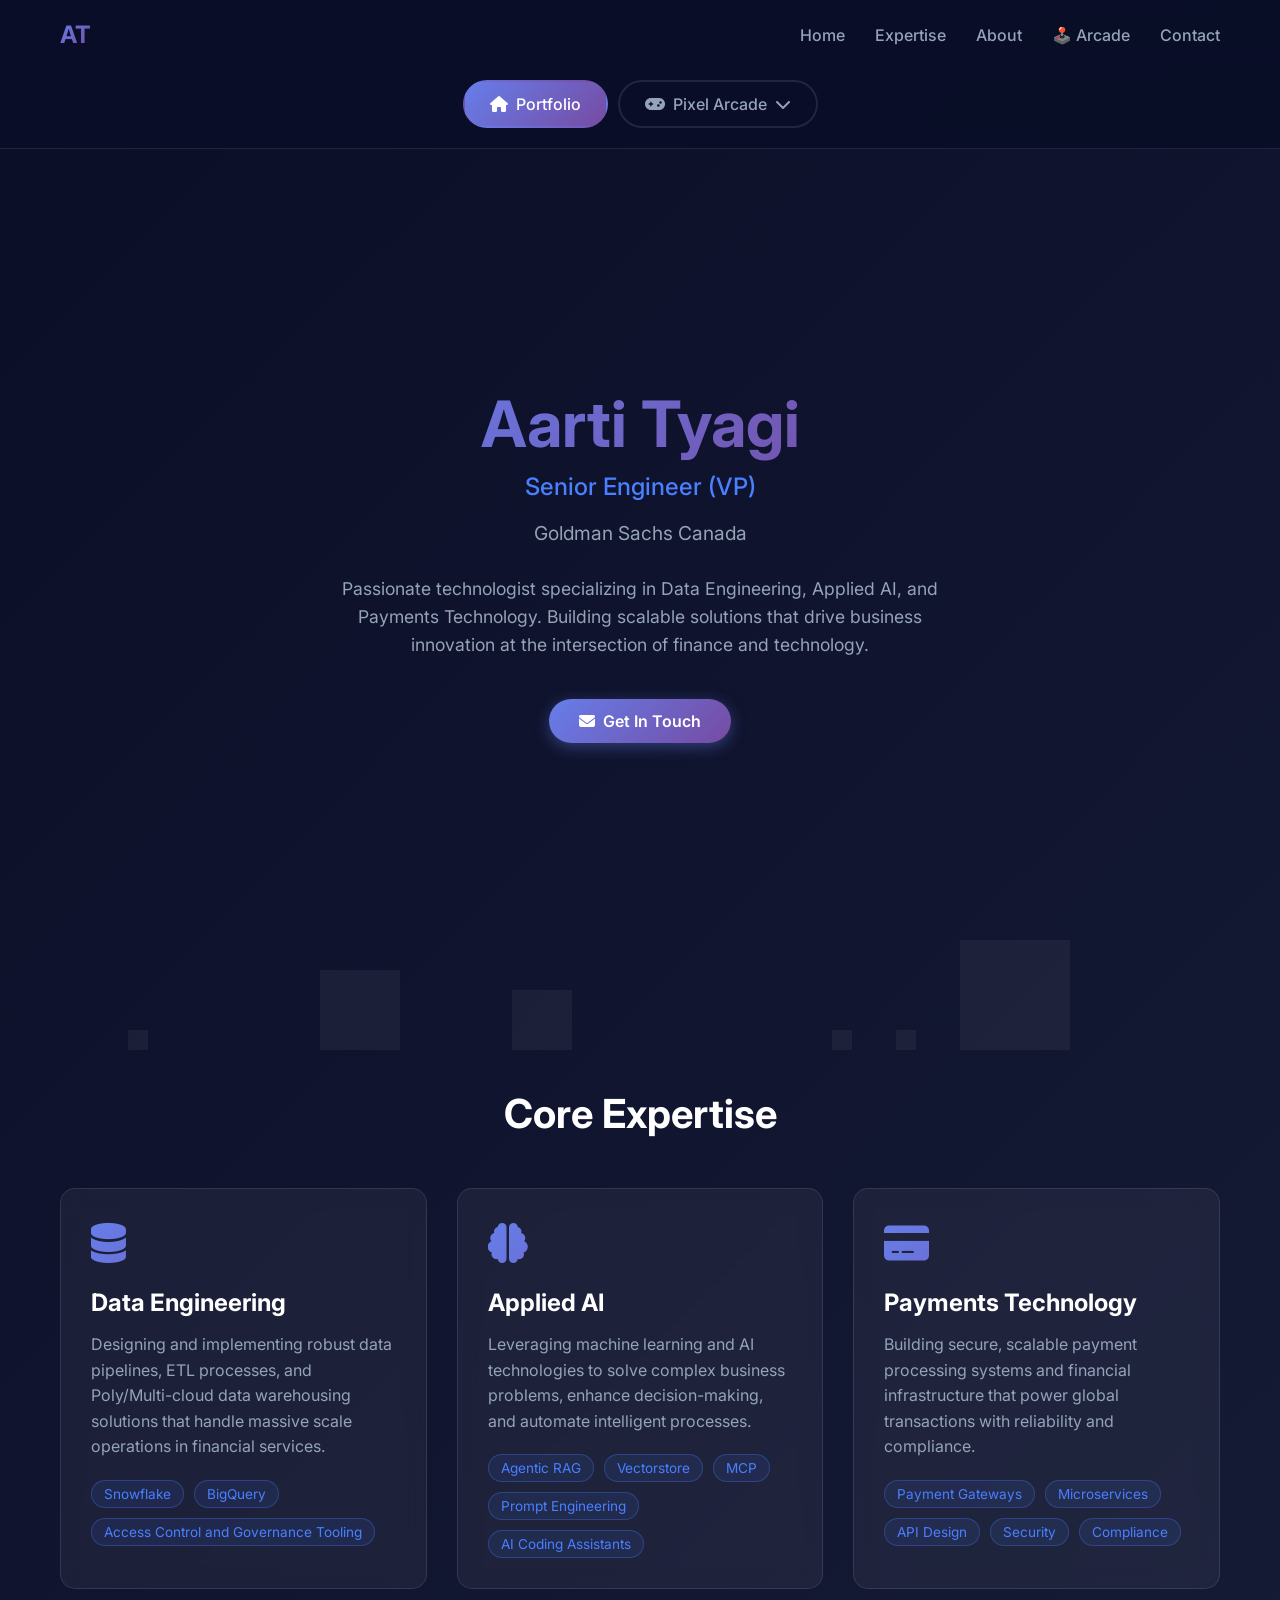
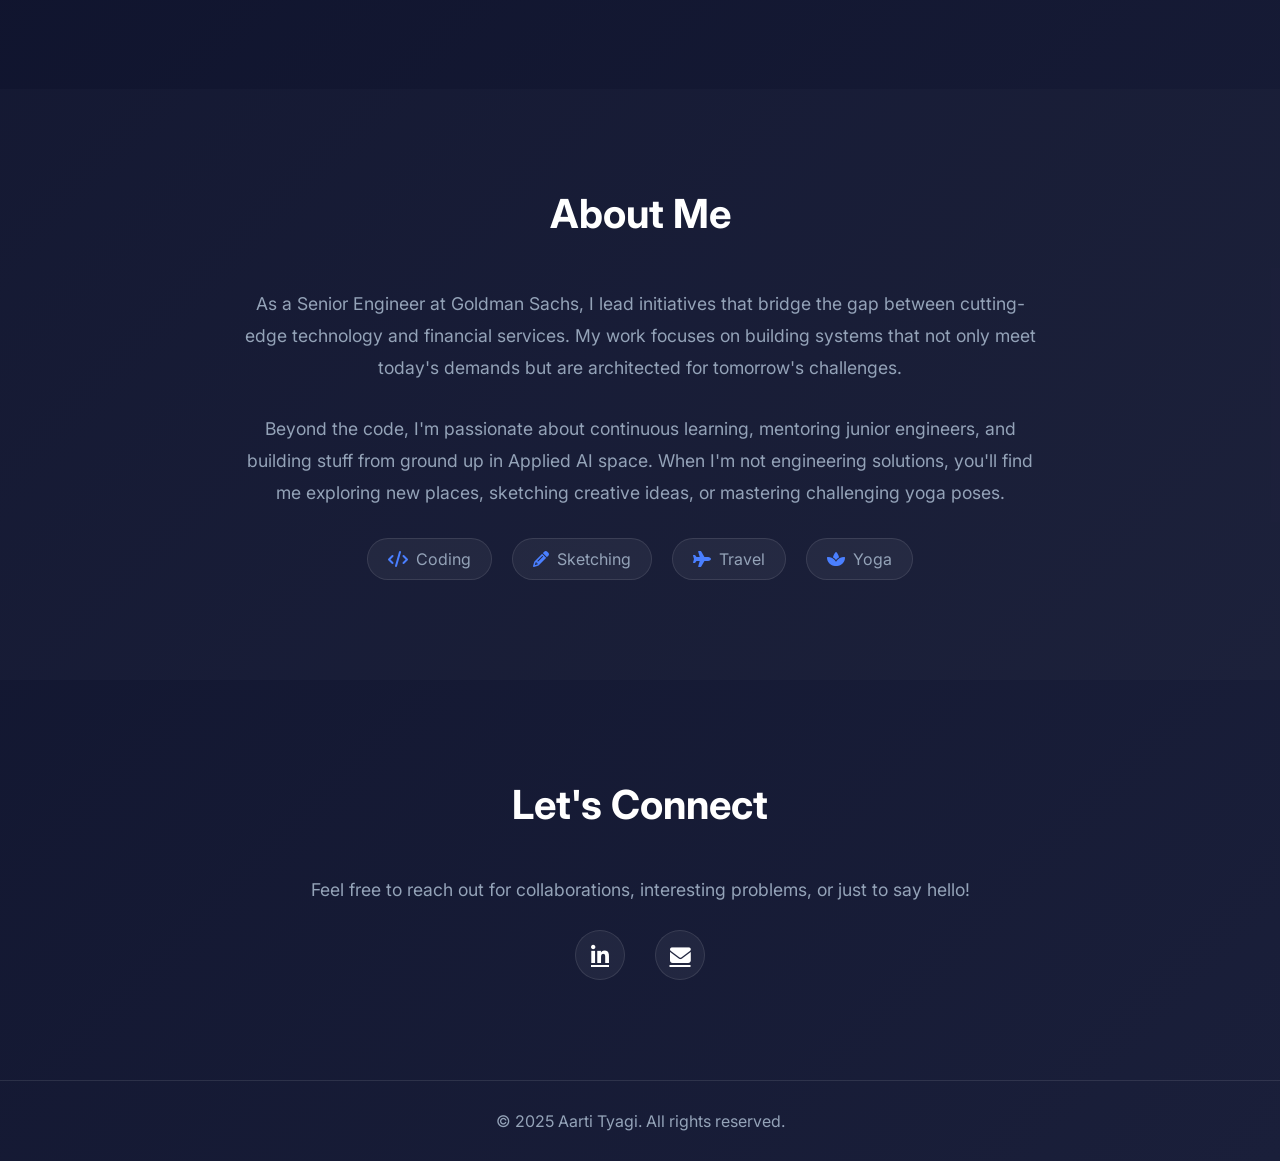
<file: index.html>
<!DOCTYPE html>
<html lang="en">
<head>
    <meta charset="utf-8">
    <meta name="viewport" content="width=device-width, initial-scale=1">
    <meta name="description" content="Aarti Tyagi - Senior Engineer (VP) at Goldman Sachs | Data Engineering, Applied AI, Payments Technology">
    <title>Aarti Tyagi | Senior Engineer</title>
    <link rel="stylesheet" href="https://fonts.googleapis.com/css2?family=Inter:wght@300;400;500;600;700&display=swap">
    <link rel="stylesheet" href="https://cdnjs.cloudflare.com/ajax/libs/font-awesome/6.4.0/css/all.min.css">
    
    <style>
        * {
            margin: 0;
            padding: 0;
            box-sizing: border-box;
        }

        :root {
            --primary-dark: #0a0e27;
            --primary-blue: #4a7fff;
            --accent-purple: #7c3aed;
            --text-primary: #ffffff;
            --text-secondary: #94a3b8;
            --bg-gradient: linear-gradient(135deg, #667eea 0%, #764ba2 100%);
            --card-bg: rgba(255, 255, 255, 0.05);
            --border-color: rgba(255, 255, 255, 0.1);
        }

        body {
            font-family: 'Inter', sans-serif;
            background: linear-gradient(135deg, #0a0e27 0%, #1a1f3a 100%);
            color: var(--text-primary);
            min-height: 100vh;
            overflow-x: hidden;
            position: relative;
        }

        /* Animated background particles */
        .bg-animation {
            position: fixed;
            width: 100%;
            height: 100%;
            top: 0;
            left: 0;
            z-index: 0;
            opacity: 0.5;
        }

        .bg-animation span {
            position: absolute;
            display: block;
            width: 20px;
            height: 20px;
            background: rgba(255, 255, 255, 0.1);
            animation: move 25s linear infinite;
            bottom: -150px;
        }

        .bg-animation span:nth-child(1) {
            left: 25%;
            width: 80px;
            height: 80px;
            animation-delay: 0s;
        }

        .bg-animation span:nth-child(2) {
            left: 10%;
            width: 20px;
            height: 20px;
            animation-delay: 2s;
            animation-duration: 12s;
        }

        .bg-animation span:nth-child(3) {
            left: 70%;
            width: 20px;
            height: 20px;
            animation-delay: 4s;
        }

        .bg-animation span:nth-child(4) {
            left: 40%;
            width: 60px;
            height: 60px;
            animation-delay: 0s;
            animation-duration: 18s;
        }

        .bg-animation span:nth-child(5) {
            left: 65%;
            width: 20px;
            height: 20px;
            animation-delay: 0s;
        }

        .bg-animation span:nth-child(6) {
            left: 75%;
            width: 110px;
            height: 110px;
            animation-delay: 3s;
        }

        @keyframes move {
            0% {
                transform: translateY(0) rotate(0deg);
                opacity: 1;
                border-radius: 0;
            }
            100% {
                transform: translateY(-1000px) rotate(720deg);
                opacity: 0;
                border-radius: 50%;
            }
        }

        .container {
            max-width: 1200px;
            margin: 0 auto;
            padding: 20px;
            position: relative;
            z-index: 1;
        }

        /* Navigation */
        nav {
            position: fixed;
            top: 0;
            width: 100%;
            background: rgba(10, 14, 39, 0.95);
            backdrop-filter: blur(10px);
            z-index: 1000;
            padding: 20px 0;
            transition: all 0.3s ease;
        }

        nav.scrolled {
            padding: 15px 0;
            box-shadow: 0 4px 20px rgba(0, 0, 0, 0.3);
        }

        .nav-container {
            max-width: 1200px;
            margin: 0 auto;
            display: flex;
            justify-content: space-between;
            align-items: center;
            padding: 0 20px;
        }

        .logo {
            font-size: 24px;
            font-weight: 700;
            background: var(--bg-gradient);
            -webkit-background-clip: text;
            -webkit-text-fill-color: transparent;
        }

        .nav-links {
            display: flex;
            gap: 30px;
            list-style: none;
        }

        .nav-links a {
            color: var(--text-secondary);
            text-decoration: none;
            transition: color 0.3s ease;
            font-weight: 500;
        }

        .nav-links a:hover {
            color: var(--primary-blue);
        }

        /* Tab System */
        .tab-container {
            position: relative;
            z-index: 1;
        }

        .tab-nav {
            display: flex;
            justify-content: center;
            gap: 10px;
            padding: 20px;
            background: rgba(10, 14, 39, 0.95);
            backdrop-filter: blur(10px);
            position: sticky;
            top: 60px;
            z-index: 999;
            border-bottom: 1px solid var(--border-color);
        }

        .tab-btn {
            padding: 12px 25px;
            background: transparent;
            border: 2px solid var(--border-color);
            border-radius: 25px;
            color: var(--text-secondary);
            font-family: 'Inter', sans-serif;
            font-size: 1rem;
            font-weight: 500;
            cursor: pointer;
            transition: all 0.3s ease;
            display: flex;
            align-items: center;
            gap: 8px;
        }

        .tab-btn:hover {
            border-color: var(--primary-blue);
            color: var(--primary-blue);
        }

        .tab-btn.active {
            background: var(--bg-gradient);
            border-color: transparent;
            color: white;
        }

        .tab-content {
            display: none;
            min-height: calc(100vh - 140px);
            position: relative;
            z-index: 1;
        }

        .tab-content.active {
            display: block;
        }

        /* Game Tab Styles */
        .game-wrapper {
            display: flex;
            justify-content: center;
            align-items: center;
            min-height: 100vh;
            padding: 100px 20px;
            background: linear-gradient(135deg, #0a0e27 0%, #1a1f3a 100%);
        }

        .game-header {
            text-align: center;
            margin-bottom: 20px;
        }

        .game-header h2 {
            font-size: 2rem;
            background: var(--bg-gradient);
            -webkit-background-clip: text;
            -webkit-text-fill-color: transparent;
            margin-bottom: 10px;
        }

        .game-header p {
            color: var(--text-secondary);
            font-size: 1rem;
        }

        .game-frame {
            background: rgba(255, 255, 255, 0.05);
            border: 1px solid var(--border-color);
            border-radius: 20px;
            padding: 20px;
            backdrop-filter: blur(10px);
            box-shadow: 0 20px 60px rgba(0, 0, 0, 0.3);
        }

        .game-frame iframe {
            border: none;
            border-radius: 10px;
        }

        /* Dropdown Styles */
        .dropdown {
            position: relative;
        }

        .dropdown-btn {
            padding: 12px 25px;
            background: transparent;
            border: 2px solid var(--border-color);
            border-radius: 25px;
            color: var(--text-secondary);
            font-family: 'Inter', sans-serif;
            font-size: 1rem;
            font-weight: 500;
            cursor: pointer;
            transition: all 0.3s ease;
            display: flex;
            align-items: center;
            gap: 8px;
        }

        .dropdown-btn:hover {
            border-color: var(--primary-blue);
            color: var(--primary-blue);
        }

        .dropdown-btn.active {
            background: var(--bg-gradient);
            border-color: transparent;
            color: white;
        }

        .dropdown-content {
            display: none;
            position: absolute;
            top: 100%;
            left: 0;
            margin-top: 10px;
            background: rgba(10, 14, 39, 0.98);
            border: 1px solid var(--border-color);
            border-radius: 15px;
            min-width: 200px;
            box-shadow: 0 10px 40px rgba(0, 0, 0, 0.4);
            z-index: 1000;
            overflow: hidden;
            animation: dropdownFade 0.3s ease;
        }

        @keyframes dropdownFade {
            from {
                opacity: 0;
                transform: translateY(-10px);
            }
            to {
                opacity: 1;
                transform: translateY(0);
            }
        }

        .dropdown.show .dropdown-content {
            display: block;
        }

        .dropdown-item {
            padding: 12px 20px;
            color: var(--text-secondary);
            cursor: pointer;
            transition: all 0.3s ease;
            display: flex;
            align-items: center;
            gap: 10px;
            border-bottom: 1px solid rgba(255, 255, 255, 0.05);
        }

        .dropdown-item:last-child {
            border-bottom: none;
        }

        .dropdown-item:hover {
            background: rgba(74, 127, 255, 0.1);
            color: var(--primary-blue);
        }

        .dropdown-item.active {
            background: var(--bg-gradient);
            color: white;
        }

        .dropdown-item-icon {
            font-size: 1.2rem;
            width: 25px;
            text-align: center;
        }

        .dropdown-item-text {
            flex: 1;
        }

        .dropdown-item-desc {
            font-size: 0.75rem;
            opacity: 0.7;
            margin-top: 2px;
        }

        /* Individual game content areas */
        .game-content {
            display: none;
        }

        .game-content.active {
            display: block;
        }

        /* Hero Section */
        .hero {
            min-height: 100vh;
            display: flex;
            align-items: center;
            justify-content: center;
            padding: 100px 20px 50px;
        }

        .hero-content {
            text-align: center;
            animation: fadeInUp 1s ease;
        }

        @keyframes fadeInUp {
            from {
                opacity: 0;
                transform: translateY(30px);
            }
            to {
                opacity: 1;
                transform: translateY(0);
            }
        }

        .hero h1 {
            font-size: clamp(2.5rem, 5vw, 4rem);
            font-weight: 700;
            margin-bottom: 10px;
            background: linear-gradient(135deg, #667eea 0%, #764ba2 100%);
            -webkit-background-clip: text;
            -webkit-text-fill-color: transparent;
            animation: gradientShift 3s ease infinite;
        }

        @keyframes gradientShift {
            0%, 100% {
                background: linear-gradient(135deg, #667eea 0%, #764ba2 100%);
                -webkit-background-clip: text;
                -webkit-text-fill-color: transparent;
            }
            50% {
                background: linear-gradient(135deg, #764ba2 0%, #667eea 100%);
                -webkit-background-clip: text;
                -webkit-text-fill-color: transparent;
            }
        }

        .hero .title {
            font-size: 1.5rem;
            color: var(--primary-blue);
            margin-bottom: 20px;
            font-weight: 500;
        }

        .hero .company {
            font-size: 1.2rem;
            color: var(--text-secondary);
            margin-bottom: 30px;
        }

        .hero .bio {
            font-size: 1.1rem;
            color: var(--text-secondary);
            max-width: 600px;
            margin: 0 auto 40px;
            line-height: 1.6;
        }

        .cta-buttons {
            display: flex;
            gap: 20px;
            justify-content: center;
            flex-wrap: wrap;
        }

        .btn {
            padding: 12px 30px;
            border-radius: 30px;
            text-decoration: none;
            font-weight: 600;
            transition: all 0.3s ease;
            display: inline-flex;
            align-items: center;
            gap: 8px;
        }

        .btn-primary {
            background: var(--bg-gradient);
            color: white;
            box-shadow: 0 4px 15px rgba(102, 126, 234, 0.4);
        }

        .btn-primary:hover {
            transform: translateY(-2px);
            box-shadow: 0 6px 20px rgba(102, 126, 234, 0.6);
        }

        .btn-secondary {
            border: 2px solid var(--primary-blue);
            color: var(--primary-blue);
        }

        .btn-secondary:hover {
            background: var(--primary-blue);
            color: white;
        }

        /* Expertise Section */
        .expertise {
            padding: 80px 20px;
        }

        .section-title {
            font-size: 2.5rem;
            text-align: center;
            margin-bottom: 50px;
            font-weight: 700;
        }

        .expertise-grid {
            display: grid;
            grid-template-columns: repeat(auto-fit, minmax(300px, 1fr));
            gap: 30px;
        }

        .expertise-card {
            background: var(--card-bg);
            border: 1px solid var(--border-color);
            border-radius: 15px;
            padding: 30px;
            backdrop-filter: blur(10px);
            transition: all 0.3s ease;
            position: relative;
            overflow: hidden;
        }

        .expertise-card::before {
            content: '';
            position: absolute;
            top: 0;
            left: 0;
            width: 100%;
            height: 2px;
            background: var(--bg-gradient);
            transform: translateX(-100%);
            transition: transform 0.3s ease;
        }

        .expertise-card:hover::before {
            transform: translateX(0);
        }

        .expertise-card:hover {
            transform: translateY(-5px);
            box-shadow: 0 10px 30px rgba(102, 126, 234, 0.3);
        }

        .expertise-icon {
            font-size: 2.5rem;
            margin-bottom: 20px;
            background: var(--bg-gradient);
            -webkit-background-clip: text;
            -webkit-text-fill-color: transparent;
        }

        .expertise-card h3 {
            font-size: 1.5rem;
            margin-bottom: 15px;
            color: var(--text-primary);
        }

        .expertise-card p {
            color: var(--text-secondary);
            line-height: 1.6;
        }

        .tech-stack {
            display: flex;
            flex-wrap: wrap;
            gap: 10px;
            margin-top: 20px;
        }

        .tech-tag {
            padding: 5px 12px;
            background: rgba(74, 127, 255, 0.1);
            border: 1px solid rgba(74, 127, 255, 0.3);
            border-radius: 20px;
            font-size: 0.85rem;
            color: var(--primary-blue);
        }

        /* About Section */
        .about-section {
            padding: 80px 20px;
            background: rgba(255, 255, 255, 0.02);
        }

        .about-content {
            max-width: 800px;
            margin: 0 auto;
            text-align: center;
        }

        .about-content p {
            font-size: 1.1rem;
            color: var(--text-secondary);
            line-height: 1.8;
            margin-bottom: 30px;
        }

        .interests {
            display: flex;
            justify-content: center;
            flex-wrap: wrap;
            gap: 20px;
            margin-top: 30px;
        }

        .interest-item {
            display: flex;
            align-items: center;
            gap: 8px;
            padding: 10px 20px;
            background: var(--card-bg);
            border: 1px solid var(--border-color);
            border-radius: 25px;
            color: var(--text-secondary);
        }

        .interest-item i {
            color: var(--primary-blue);
        }

        /* Contact Section */
        .contact {
            padding: 80px 20px;
            text-align: center;
        }

        .social-links {
            display: flex;
            justify-content: center;
            gap: 30px;
            margin-top: 30px;
        }

        .social-links a {
            width: 50px;
            height: 50px;
            display: flex;
            align-items: center;
            justify-content: center;
            background: var(--card-bg);
            border: 1px solid var(--border-color);
            border-radius: 50%;
            color: var(--text-primary);
            font-size: 1.3rem;
            transition: all 0.3s ease;
        }

        .social-links a:hover {
            background: var(--bg-gradient);
            transform: translateY(-5px);
            box-shadow: 0 10px 20px rgba(102, 126, 234, 0.4);
        }

        /* Footer */
        footer {
            text-align: center;
            padding: 30px 20px;
            border-top: 1px solid var(--border-color);
            color: var(--text-secondary);
        }

        /* Mobile Responsive */
        @media (max-width: 768px) {
            .nav-links {
                display: none;
            }
            
            .hero h1 {
                font-size: 2rem;
            }
            
            .cta-buttons {
                flex-direction: column;
                align-items: center;
            }
            
            .btn {
                width: 200px;
                justify-content: center;
            }
        }
    </style>
</head>
<body>
    <!-- Animated Background -->
    <div class="bg-animation">
        <span></span>
        <span></span>
        <span></span>
        <span></span>
        <span></span>
        <span></span>
    </div>

    <!-- Navigation -->
    <nav id="navbar">
        <div class="nav-container">
            <div class="logo">AT</div>
            <ul class="nav-links">
                <li><a href="#" onclick="switchTab('home', event); return false;">Home</a></li>
                <li><a href="#expertise" onclick="switchTab('home', event); return false;">Expertise</a></li>
                <li><a href="#about" onclick="switchTab('home', event); return false;">About</a></li>
                <li><a href="#" onclick="selectGame('tetris'); return false;">🕹️ Arcade</a></li>
                <li><a href="#contact" onclick="switchTab('home', event); return false;">Contact</a></li>
            </ul>
        </div>
    </nav>

    <!-- Tab Navigation -->
    <div class="tab-nav" id="tabNav">
        <button class="tab-btn active" onclick="switchTab('home')">
            <i class="fas fa-home"></i> Portfolio
        </button>
        <div class="dropdown" id="arcadeDropdown">
            <button class="dropdown-btn" onclick="toggleDropdown(event)">
                <i class="fas fa-gamepad"></i> Pixel Arcade <i class="fas fa-chevron-down"></i>
            </button>
            <div class="dropdown-content">
                <div class="dropdown-item active" onclick="selectGame('tetris')">
                    <div class="dropdown-item-icon">🧱</div>
                    <div class="dropdown-item-text">
                        <div>Tetris</div>
                        <div class="dropdown-item-desc">Classic block stacking</div>
                    </div>
                </div>
                <div class="dropdown-item" onclick="alert('Snake coming soon!')">
                    <div class="dropdown-item-icon">🐍</div>
                    <div class="dropdown-item-text">
                        <div>Snake</div>
                        <div class="dropdown-item-desc">Coming soon</div>
                    </div>
                </div>
                <div class="dropdown-item" onclick="alert('Pong coming soon!')">
                    <div class="dropdown-item-icon">🏓</div>
                    <div class="dropdown-item-text">
                        <div>Pong</div>
                        <div class="dropdown-item-desc">Coming soon</div>
                    </div>
                </div>
                <div class="dropdown-item" onclick="alert('Memory Match coming soon!')">
                    <div class="dropdown-item-icon">🧠</div>
                    <div class="dropdown-item-text">
                        <div>Memory</div>
                        <div class="dropdown-item-desc">Coming soon</div>
                    </div>
                </div>
            </div>
        </div>
    </div>

    <!-- Tab Content: Portfolio -->
    <div id="tab-home" class="tab-content active">
    <!-- Hero Section -->
    <section id="home" class="hero">
        <div class="hero-content">
            <h1>Aarti Tyagi</h1>
            <p class="title">Senior Engineer (VP)</p>
            <p class="company">Goldman Sachs Canada</p>
            <p class="bio">Passionate technologist specializing in Data Engineering, Applied AI, and Payments Technology. Building scalable solutions that drive business innovation at the intersection of finance and technology.</p>
            <div class="cta-buttons">
                <a href="mailto:aartee.ty.21@gmail.com" class="btn btn-primary" style="z-index: 10;">
                    <i class="fas fa-envelope"></i> Get In Touch
                </a>
                </a>
                <!-- <a href="#expertise" class="btn btn-secondary">
                    <i class="fas fa-arrow-down"></i> View My Work
                </a> -->
            </div>
        </div>
    </section>

    <!-- Expertise Section -->
    <section id="expertise" class="expertise">
        <div class="container">
            <h2 class="section-title">Core Expertise</h2>
            <div class="expertise-grid">
                <div class="expertise-card">
                    <div class="expertise-icon">
                        <i class="fas fa-database"></i>
                    </div>
                    <h3>Data Engineering</h3>
                    <p>Designing and implementing robust data pipelines, ETL processes, and Poly/Multi-cloud data warehousing solutions that handle massive scale operations in financial services.</p>
                    <div class="tech-stack">
                        <span class="tech-tag">Snowflake</span>
                        <span class="tech-tag">BigQuery</span>
                        <span class="tech-tag">Access Control and Governance Tooling</span>

                    </div>
                </div>
                
                <div class="expertise-card">
                    <div class="expertise-icon">
                        <i class="fas fa-brain"></i>
                    </div>
                    <h3>Applied AI</h3>
                    <p>Leveraging machine learning and AI technologies to solve complex business problems, enhance decision-making, and automate intelligent processes.</p>
                    <div class="tech-stack">
                        <span class="tech-tag">Agentic RAG</span>
                        <span class="tech-tag">Vectorstore</span>
                        <span class="tech-tag">MCP</span>
                        <span class="tech-tag">Prompt Engineering</span>
                        <span class="tech-tag">AI Coding Assistants</span>
                        
                    </div>
                </div>
                
                <div class="expertise-card">
                    <div class="expertise-icon">
                        <i class="fas fa-credit-card"></i>
                    </div>
                    <h3>Payments Technology</h3>
                    <p>Building secure, scalable payment processing systems and financial infrastructure that power global transactions with reliability and compliance.</p>
                    <div class="tech-stack">
                        <span class="tech-tag">Payment Gateways</span>
                        <span class="tech-tag">Microservices</span>
                        <span class="tech-tag">API Design</span>
                        <span class="tech-tag">Security</span>
                        <span class="tech-tag">Compliance</span>
                    </div>
                </div>
            </div>
        </div>
    </section>

    <!-- About Section -->
    <section id="about" class="about-section">
        <div class="container">
            <h2 class="section-title">About Me</h2>
            <div class="about-content">
                <p>As a Senior Engineer at Goldman Sachs, I lead initiatives that bridge the gap between cutting-edge technology and financial services. My work focuses on building systems that not only meet today's demands but are architected for tomorrow's challenges.</p>
                <p>Beyond the code, I'm passionate about continuous learning, mentoring junior engineers, and building stuff from ground up in Applied AI space. When I'm not engineering solutions, you'll find me exploring new places, sketching creative ideas, or mastering challenging yoga poses.</p>
                <div class="interests">
                    <div class="interest-item">
                        <i class="fas fa-code"></i>
                        <span>Coding</span>
                    </div>
                    <div class="interest-item">
                        <i class="fas fa-pencil-alt"></i>
                        <span>Sketching</span>
                    </div>
                    <div class="interest-item">
                        <i class="fas fa-plane"></i>
                        <span>Travel</span>
                    </div>
                    <div class="interest-item">
                        <i class="fas fa-spa"></i>
                        <span>Yoga</span>
                    </div>
                </div>
            </div>
        </div>
    </section>

    <!-- Contact Section -->
    <section id="contact" class="contact">
        <div class="container">
            <h2 class="section-title">Let's Connect</h2>
            <p style="color: var(--text-secondary); font-size: 1.1rem;">Feel free to reach out for collaborations, interesting problems, or just to say hello!</p>
            <div class="social-links">
                <a href="https://www.linkedin.com/in/aarti-tyagi/" target="_blank" aria-label="LinkedIn">
                    <i class="fab fa-linkedin-in"></i>
                </a>
                
                <a href="mailto:aartee.ty.21@gmail.com" aria-label="Email">
                    <i class="fas fa-envelope"></i>
                </a>
            </div>
        </div>
    </section>

    <!-- Footer -->
    <footer>
        <p>&copy; 2025 Aarti Tyagi. All rights reserved.</p>
    </footer>
    </div>

    <!-- Tab Content: Arcade -->
    <div id="tab-arcade" class="tab-content">
        <!-- Default message when no game is selected -->
        <div class="game-wrapper" id="arcadeWelcome" style="display: flex;">
            <div style="text-align: center;">
                <h2 style="font-size: 2rem; margin-bottom: 20px;">🕹️ Welcome to Pixel Arcade</h2>
                <p style="color: var(--text-secondary); font-size: 1.1rem; max-width: 500px; margin: 0 auto 30px;">Select a game from the dropdown menu above to start playing!</p>
                <div style="font-size: 4rem; margin-bottom: 20px;">🎮</div>
                <p style="color: var(--text-secondary); font-size: 0.9rem;">Click on "Pixel Arcade" to see available games</p>
            </div>
        </div>

        <!-- Tetris Game -->
        <div class="game-content" id="game-tetris">
            <div class="game-wrapper">
                <div>
                    <div class="game-header">
                        <h2>🧱 Tetris</h2>
                        <p>Classic block stacking! Open in multiple tabs for multiplayer mode.</p>
                        <p style="margin-top: 10px; font-size: 0.9rem; color: var(--primary-blue);">Select another game from the dropdown to switch games</p>
                    </div>
                    <div class="game-frame">
                        <iframe src="brick-game.html" width="600" height="650" title="Tetris - Multiplayer"></iframe>
                    </div>
                </div>
            </div>
        </div>
    </div>

    <script>
        // Close dropdown when clicking outside
        document.addEventListener('click', function(event) {
            const dropdown = document.getElementById('arcadeDropdown');
            if (dropdown && !dropdown.contains(event.target)) {
                dropdown.classList.remove('show');
            }
        });

        // Dropdown Toggle
        function toggleDropdown(event) {
            event.stopPropagation();
            const dropdown = document.getElementById('arcadeDropdown');
            dropdown.classList.toggle('show');
        }

        // Game Selection
        let currentGame = null;

        function selectGame(gameId) {
            console.log('selectGame called with:', gameId);

            // Switch to arcade tab if not already there
            switchTab('arcade');

            // Hide welcome message
            const arcadeWelcome = document.getElementById('arcadeWelcome');
            if (arcadeWelcome) {
                arcadeWelcome.style.display = 'none';
            }

            // Hide all game contents
            document.querySelectorAll('.game-content').forEach(content => {
                content.classList.remove('active');
            });

            // Show selected game
            const gameContent = document.getElementById('game-' + gameId);
            console.log('gameContent element:', gameContent);
            if (gameContent) {
                gameContent.classList.add('active');
                console.log('Game content activated');
            } else {
                console.log('Game content not found for:', gameId);
            }

            // Update dropdown active state
            document.querySelectorAll('.dropdown-item').forEach(item => {
                item.classList.remove('active');
            });
            const dropdownItem = document.querySelector(`.dropdown-item[onclick="selectGame('${gameId}')"]`);
            if (dropdownItem) {
                dropdownItem.classList.add('active');
            }

            // Activate arcade dropdown button
            document.querySelectorAll('.dropdown-btn').forEach(btn => {
                btn.classList.add('active');
            });
            document.querySelectorAll('.tab-btn').forEach(btn => {
                btn.classList.remove('active');
            });

            currentGame = gameId;

            // Close dropdown
            const dropdown = document.getElementById('arcadeDropdown');
            if (dropdown) {
                dropdown.classList.remove('show');
            }

            // Scroll to top
            window.scrollTo({ top: 0, behavior: 'smooth' });
        }

        // Tab Switching
        function switchTab(tabName, event) {
            // Hide all tab contents
            document.querySelectorAll('.tab-content').forEach(tab => {
                tab.classList.remove('active');
            });

            // Remove active class from all tab buttons
            document.querySelectorAll('.tab-btn').forEach(btn => {
                btn.classList.remove('active');
            });
            document.querySelectorAll('.dropdown-btn').forEach(btn => {
                btn.classList.remove('active');
            });

            // Show selected tab content
            const tabContent = document.getElementById('tab-' + tabName);
            if (tabContent) {
                tabContent.classList.add('active');
            }

            // Reset to welcome when switching to arcade tab without a game selected
            if (tabName === 'arcade' && !currentGame) {
                const arcadeWelcome = document.getElementById('arcadeWelcome');
                if (arcadeWelcome) {
                    arcadeWelcome.style.display = 'flex';
                    arcadeWelcome.style.alignItems = 'center';
                    arcadeWelcome.style.justifyContent = 'center';
                }
                document.querySelectorAll('.game-content').forEach(content => {
                    content.classList.remove('active');
                });
            }

            // Add active class to clicked button
            if (event && event.target) {
                const clickedBtn = event.target.closest('.tab-btn, .dropdown-btn');
                if (clickedBtn) {
                    clickedBtn.classList.add('active');
                }
            } else {
                // If called without event, find the button by onclick attribute
                document.querySelectorAll('.tab-btn').forEach(btn => {
                    if (btn.getAttribute('onclick') && btn.getAttribute('onclick').includes(tabName)) {
                        btn.classList.add('active');
                    }
                });
                if (tabName === 'arcade') {
                    document.querySelector('.dropdown-btn').classList.add('active');
                }
            }

            // Scroll to top
            window.scrollTo({ top: 0, behavior: 'smooth' });
        }

        // Navbar scroll effect
        window.addEventListener('scroll', function() {
            const navbar = document.getElementById('navbar');
            if (window.scrollY > 50) {
                navbar.classList.add('scrolled');
            } else {
                navbar.classList.remove('scrolled');
            }
        });

        // Smooth scrolling for navigation links
        document.querySelectorAll('a[href^="#"]').forEach(anchor => {
            anchor.addEventListener('click', function (e) {
                e.preventDefault();
                const target = document.querySelector(this.getAttribute('href'));
                if (target) {
                    target.scrollIntoView({
                        behavior: 'smooth',
                        block: 'start'
                    });
                }
            });
        });

        // Add intersection observer for animations
        const observerOptions = {
            threshold: 0.1,
            rootMargin: '0px 0px -50px 0px'
        };

        const observer = new IntersectionObserver(function(entries) {
            entries.forEach(entry => {
                if (entry.isIntersecting) {
                    entry.target.style.opacity = '1';
                    entry.target.style.transform = 'translateY(0)';
                }
            });
        }, observerOptions);

        // Observe all expertise cards
        document.querySelectorAll('.expertise-card').forEach(card => {
            card.style.opacity = '0';
            card.style.transform = 'translateY(20px)';
            card.style.transition = 'opacity 0.6s ease, transform 0.6s ease';
            observer.observe(card);
        });
    </script>
</body>
</html>
</file>
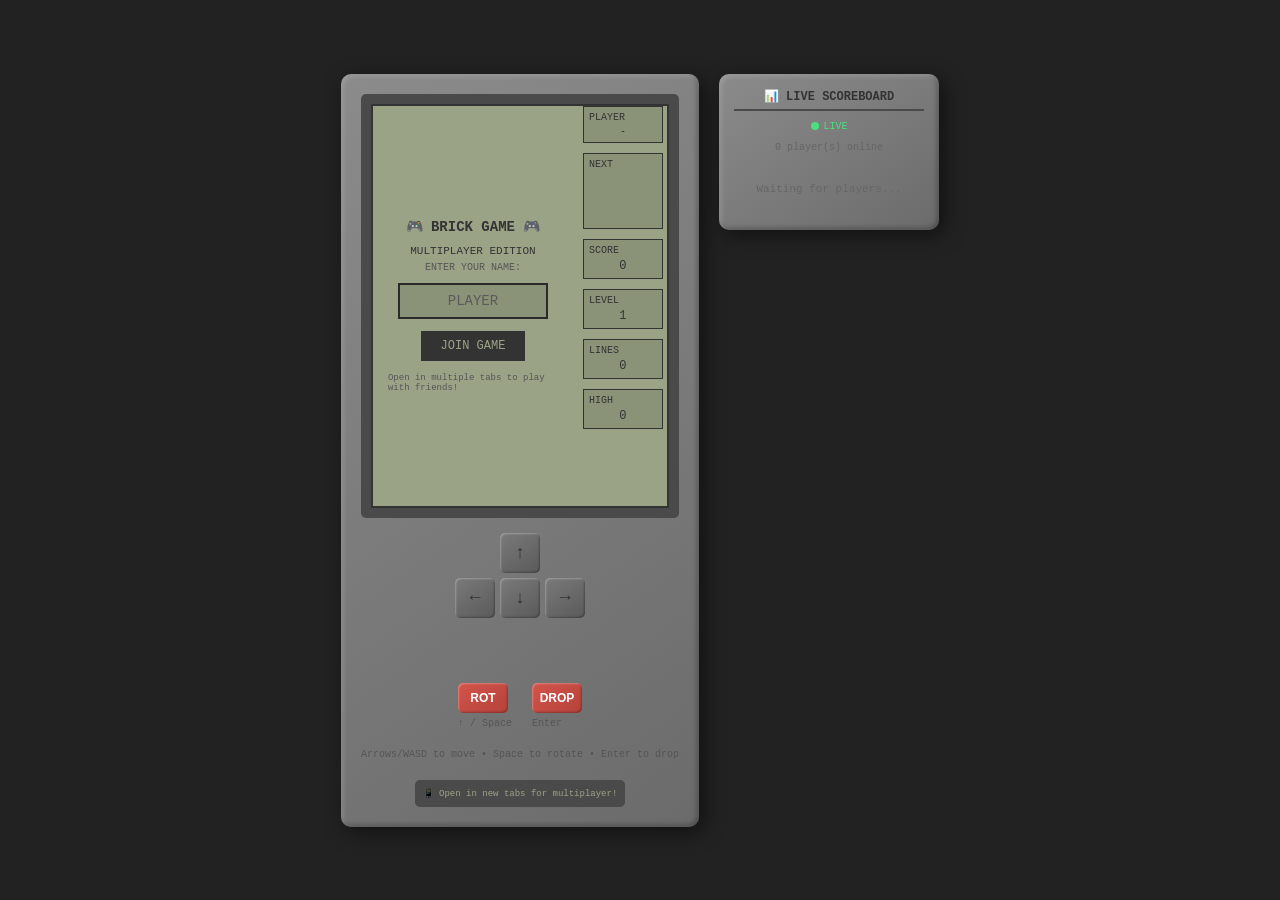
<file: brick-game.html>
<!DOCTYPE html>
<html lang="en">
<head>
    <meta charset="UTF-8">
    <meta name="viewport" content="width=device-width, initial-scale=1.0">
    <title>Brick Game - Multiplayer Tetris</title>
    <style>
        * {
            margin: 0;
            padding: 0;
            box-sizing: border-box;
        }

        body {
            display: flex;
            justify-content: center;
            align-items: center;
            min-height: 100vh;
            background: #222;
            font-family: 'Courier New', monospace;
        }

        .game-container {
            display: flex;
            gap: 20px;
            align-items: flex-start;
        }

        .device {
            background: linear-gradient(145deg, #8b8b8b, #6b6b6b);
            padding: 20px;
            border-radius: 10px;
            box-shadow:
                inset 2px 2px 5px rgba(255,255,255,0.2),
                inset -2px -2px 5px rgba(0,0,0,0.3),
                5px 5px 20px rgba(0,0,0,0.5);
        }

        .screen-frame {
            background: #4a4a4a;
            padding: 10px;
            border-radius: 5px;
            margin-bottom: 15px;
        }

        .screen {
            background: #9ba387;
            border: 2px solid #333;
            display: flex;
            gap: 10px;
        }

        .game-board {
            width: 200px;
            height: 400px;
            position: relative;
        }

        .side-panel {
            width: 80px;
            display: flex;
            flex-direction: column;
            gap: 10px;
        }

        .side-box {
            background: #8a9377;
            border: 1px solid #333;
            padding: 5px;
        }

        .side-box-label {
            font-size: 10px;
            color: #333;
            margin-bottom: 3px;
        }

        .next-piece-box {
            width: 50px;
            height: 50px;
        }

        .score-box {
            font-size: 12px;
            color: #333;
            text-align: center;
        }

        .player-box {
            background: #8a9377;
            border: 1px solid #333;
            padding: 5px;
        }

        .player-name {
            font-size: 10px;
            color: #333;
            text-align: center;
            word-break: break-all;
        }

        /* Live Dashboard Panel */
        .live-dashboard {
            background: linear-gradient(145deg, #8b8b8b, #6b6b6b);
            padding: 15px;
            border-radius: 10px;
            box-shadow:
                inset 2px 2px 5px rgba(255,255,255,0.2),
                inset -2px -2px 5px rgba(0,0,0,0.3),
                5px 5px 20px rgba(0,0,0,0.5);
            width: 220px;
        }

        .live-dashboard h3 {
            font-size: 12px;
            color: #333;
            text-align: center;
            margin-bottom: 10px;
            padding-bottom: 5px;
            border-bottom: 2px solid #4a4a4a;
        }

        .live-indicator {
            display: flex;
            align-items: center;
            justify-content: center;
            gap: 5px;
            font-size: 10px;
            color: #4ade80;
            margin-bottom: 10px;
        }

        .live-dot {
            width: 8px;
            height: 8px;
            background: #4ade80;
            border-radius: 50%;
            animation: pulse 1s infinite;
        }

        @keyframes pulse {
            0%, 100% { opacity: 1; }
            50% { opacity: 0.3; }
        }

        .live-players-list {
            max-height: 360px;
            overflow-y: auto;
        }

        .live-player-entry {
            background: #9ba387;
            border: 1px solid #333;
            padding: 8px;
            margin-bottom: 8px;
            border-radius: 3px;
            transition: transform 0.2s, background 0.2s;
        }

        .live-player-entry.is-me {
            background: #feca57;
            border-color: #e94560;
        }

        .live-player-entry.updated {
            animation: flash 0.3s;
        }

        @keyframes flash {
            0% { background: #4ade80; }
            100% { background: inherit; }
        }

        .live-player-header {
            display: flex;
            justify-content: space-between;
            align-items: center;
            margin-bottom: 5px;
        }

        .live-player-name {
            font-size: 11px;
            color: #2a2a2a;
            font-weight: bold;
        }

        .live-player-status {
            font-size: 8px;
            padding: 2px 4px;
            border-radius: 2px;
        }

        .live-player-status.playing {
            background: #4ade80;
            color: #2a2a2a;
        }

        .live-player-status.gameover {
            background: #e94560;
            color: #fff;
        }

        .live-player-stats {
            display: flex;
            justify-content: space-between;
            font-size: 10px;
            color: #333;
        }

        .live-player-score {
            font-size: 14px;
            color: #e94560;
            font-weight: bold;
        }

        .live-player-bar {
            height: 4px;
            background: #8a9377;
            border-radius: 2px;
            margin-top: 5px;
            overflow: hidden;
        }

        .live-player-bar-fill {
            height: 100%;
            background: linear-gradient(90deg, #4ade80, #feca57, #e94560);
            transition: width 0.3s ease;
        }

        .no-players {
            text-align: center;
            padding: 20px;
            color: #666;
            font-size: 11px;
        }

        .players-count {
            text-align: center;
            font-size: 10px;
            color: #666;
            margin-bottom: 10px;
        }

        canvas {
            display: block;
        }

        .controls {
            display: flex;
            flex-direction: column;
            align-items: center;
            gap: 10px;
        }

        .d-pad {
            display: grid;
            grid-template-columns: repeat(3, 40px);
            grid-template-rows: repeat(3, 40px);
            gap: 5px;
        }

        .btn {
            width: 40px;
            height: 40px;
            background: linear-gradient(145deg, #7a7a7a, #5a5a5a);
            border: none;
            border-radius: 5px;
            color: #333;
            font-size: 18px;
            cursor: pointer;
            display: flex;
            align-items: center;
            justify-content: center;
            box-shadow:
                inset 1px 1px 2px rgba(255,255,255,0.3),
                inset -1px -1px 2px rgba(0,0,0,0.3);
        }

        .btn:active {
            background: linear-gradient(145deg, #5a5a5a, #7a7a7a);
        }

        .btn-up { grid-column: 2; grid-row: 1; }
        .btn-left { grid-column: 1; grid-row: 2; }
        .btn-down { grid-column: 2; grid-row: 2; }
        .btn-right { grid-column: 3; grid-row: 2; }

        .action-btns {
            display: flex;
            gap: 20px;
            margin-top: 10px;
        }

        .action-btn {
            width: 50px;
            height: 30px;
            background: linear-gradient(145deg, #d4534a, #b4433a);
            border: none;
            border-radius: 5px;
            color: white;
            font-size: 12px;
            font-weight: bold;
            cursor: pointer;
            box-shadow:
                inset 1px 1px 2px rgba(255,255,255,0.3),
                inset -1px -1px 2px rgba(0,0,0,0.3);
        }

        .action-btn:active {
            background: linear-gradient(145deg, #b4433a, #d4534a);
        }

        .label {
            color: #555;
            font-size: 10px;
            margin-top: 5px;
        }

        .overlay {
            position: absolute;
            top: 0;
            left: 0;
            width: 100%;
            height: 100%;
            display: none;
            flex-direction: column;
            justify-content: center;
            align-items: center;
        }

        .overlay.show {
            display: flex;
        }

        .name-entry {
            background: #9ba387;
            padding: 15px;
        }

        .name-entry h2 {
            font-size: 14px;
            color: #333;
            margin-bottom: 10px;
            animation: blink 1s infinite;
        }

        @keyframes blink {
            50% { opacity: 0; }
        }

        .name-input {
            background: #8a9377;
            border: 2px solid #333;
            color: #2a2a2a;
            font-family: 'Courier New', monospace;
            font-size: 14px;
            padding: 8px 10px;
            width: 150px;
            text-align: center;
            margin-bottom: 10px;
        }

        .name-input::placeholder {
            color: #5a5a5a;
        }

        .name-input:focus {
            outline: none;
            border-color: #2a2a2a;
        }

        .mode-btn {
            padding: 8px 20px;
            background: #333;
            color: #9ba387;
            border: none;
            font-family: inherit;
            font-size: 12px;
            cursor: pointer;
            margin: 2px;
        }

        .mode-btn:hover {
            background: #444;
        }

        .mode-select {
            background: #9ba387;
            padding: 15px;
            text-align: center;
        }

        .mode-select h2 {
            font-size: 14px;
            color: #333;
            margin-bottom: 10px;
            animation: blink 1s infinite;
        }

        .player-display {
            font-size: 11px;
            color: #333;
            margin-bottom: 10px;
        }

        .game-over-overlay {
            background: rgba(0,0,0,0.9);
            color: #9ba387;
            font-size: 14px;
            padding: 20px;
            text-align: center;
        }

        .game-over-overlay h3 {
            font-size: 16px;
            margin-bottom: 10px;
        }

        .new-high {
            color: #feca57;
            font-size: 12px;
            margin: 5px 0;
            animation: blink 0.5s infinite;
        }

        .leaderboard-overlay {
            background: #9ba387;
            padding: 10px;
            width: 100%;
            height: 100%;
            overflow-y: auto;
        }

        .leaderboard-overlay h3 {
            font-size: 14px;
            color: #333;
            text-align: center;
            margin-bottom: 10px;
        }

        .leaderboard-list {
            font-size: 11px;
            color: #2a2a2a;
        }

        .leaderboard-entry {
            display: flex;
            justify-content: space-between;
            padding: 3px 5px;
            border-bottom: 1px solid #8a9377;
        }

        .leaderboard-entry.highlight {
            background: #8a9377;
            font-weight: bold;
        }

        .rank {
            width: 25px;
        }

        .name {
            flex: 1;
            text-align: left;
            overflow: hidden;
            text-overflow: ellipsis;
            white-space: nowrap;
        }

        .score {
            width: 50px;
            text-align: right;
        }

        .leaderboard-footer {
            margin-top: 10px;
            text-align: center;
        }

        .back-btn {
            padding: 6px 15px;
            background: #333;
            color: #9ba387;
            border: none;
            font-family: inherit;
            font-size: 11px;
            cursor: pointer;
        }

        .view-leaderboard {
            padding: 6px 15px;
            background: #444;
            color: #9ba387;
            border: none;
            font-family: inherit;
            font-size: 10px;
            cursor: pointer;
            margin-top: 8px;
        }

        .controls-info {
            font-size: 10px;
            color: #555;
            text-align: center;
            margin-top: 10px;
        }

        .multiplayer-hint {
            background: #4a4a4a;
            color: #9ba387;
            padding: 8px;
            border-radius: 5px;
            font-size: 9px;
            text-align: center;
            margin-top: 10px;
        }
    </style>
</head>
<body>
    <div class="game-container">
        <div class="device">
            <div class="screen-frame">
                <div class="screen">
                    <div class="game-board" id="gameBoard">
                        <canvas id="gameCanvas" width="200" height="400"></canvas>

                        <!-- Name Entry Screen -->
                        <div class="overlay name-entry" id="nameEntry">
                            <h2>🎮 BRICK GAME 🎮</h2>
                            <div style="font-size: 11px; color: #333; margin-bottom: 5px;">MULTIPLAYER EDITION</div>
                            <div style="font-size: 10px; color: #555; margin-bottom: 10px;">ENTER YOUR NAME:</div>
                            <input type="text" class="name-input" id="nameInput" placeholder="PLAYER" maxlength="10">
                            <button class="mode-btn" onclick="submitName()">JOIN GAME</button>
                            <div style="margin-top: 10px; font-size: 9px; color: #555;">Open in multiple tabs to play with friends!</div>
                        </div>

                        <!-- Mode Selection -->
                        <div class="overlay mode-select" id="modeSelect">
                            <div class="player-display">PLAYER: <span id="currentPlayer">-</span></div>
                            <h2>SELECT MODE</h2>
                            <button class="mode-btn" onclick="startGame(0)">EASY</button>
                            <button class="mode-btn" onclick="startGame(1)">NORMAL</button>
                            <button class="mode-btn" onclick="startGame(2)">HARD</button>
                            <button class="view-leaderboard" onclick="showLeaderboard()">VIEW LEADERBOARD</button>
                        </div>

                        <!-- Game Over -->
                        <div class="overlay game-over-overlay" id="gameOver">
                            <h3>GAME OVER</h3>
                            <div style="font-size: 12px;">Score: <span id="finalScore">0</span></div>
                            <div class="new-high" id="newHigh" style="display: none;">NEW HIGH SCORE!</div>
                            <div class="new-high" id="yourRank" style="display: none;"></div>
                            <div style="margin-top: 15px;">
                                <button class="mode-btn" onclick="showModeSelect()">PLAY AGAIN</button>
                            </div>
                            <div>
                                <button class="view-leaderboard" onclick="showLeaderboard()">LEADERBOARD</button>
                            </div>
                        </div>

                        <!-- Leaderboard -->
                        <div class="overlay leaderboard-overlay" id="leaderboard">
                            <h3>🏆 ALL-TIME BEST 🏆</h3>
                            <div class="leaderboard-list" id="leaderboardList"></div>
                            <div class="leaderboard-footer">
                                <button class="back-btn" onclick="showModeSelect()">BACK</button>
                            </div>
                        </div>
                    </div>
                    <div class="side-panel">
                        <div class="player-box">
                            <div class="side-box-label">PLAYER</div>
                            <div class="player-name" id="playerName">-</div>
                        </div>
                        <div class="side-box">
                            <div class="side-box-label">NEXT</div>
                            <canvas id="nextCanvas" class="next-piece-box" width="50" height="50"></canvas>
                        </div>
                        <div class="side-box">
                            <div class="side-box-label">SCORE</div>
                            <div class="score-box" id="score">0</div>
                        </div>
                        <div class="side-box">
                            <div class="side-box-label">LEVEL</div>
                            <div class="score-box" id="level">1</div>
                        </div>
                        <div class="side-box">
                            <div class="side-box-label">LINES</div>
                            <div class="score-box" id="lines">0</div>
                        </div>
                        <div class="side-box">
                            <div class="side-box-label">HIGH</div>
                            <div class="score-box" id="highScore">0</div>
                        </div>
                    </div>
                </div>
            </div>
            <div class="controls">
                <div class="d-pad">
                    <button class="btn btn-up" id="btnUp">↑</button>
                    <button class="btn btn-left" id="btnLeft">←</button>
                    <button class="btn btn-down" id="btnDown">↓</button>
                    <button class="btn btn-right" id="btnRight">→</button>
                </div>
                <div class="action-btns">
                    <div>
                        <button class="action-btn" id="btnRotate">ROT</button>
                        <div class="label">↑ / Space</div>
                    </div>
                    <div>
                        <button class="action-btn" id="btnDrop">DROP</button>
                        <div class="label">Enter</div>
                    </div>
                </div>
                <div class="controls-info">Arrows/WASD to move • Space to rotate • Enter to drop</div>
                <div class="multiplayer-hint">📱 Open in new tabs for multiplayer!</div>
            </div>
        </div>

        <!-- Live Dashboard -->
        <div class="live-dashboard">
            <h3>📊 LIVE SCOREBOARD</h3>
            <div class="live-indicator">
                <span class="live-dot"></span>
                <span>LIVE</span>
            </div>
            <div class="players-count">
                <span id="playersCount">1</span> player(s) online
            </div>
            <div class="live-players-list" id="livePlayersList">
                <div class="no-players">Waiting for players...</div>
            </div>
        </div>
    </div>

    <script>
        const canvas = document.getElementById('gameCanvas');
        const ctx = canvas.getContext('2d');
        const nextCanvas = document.getElementById('nextCanvas');
        const nextCtx = nextCanvas.getContext('2d');

        const COLS = 10;
        const ROWS = 20;
        const BLOCK_SIZE = 20;
        const LCD_COLOR = '#2a2a2a';
        const LCD_BG = '#9ba387';

        // Tetromino shapes
        const SHAPES = [
            [[1,1,1,1]],           // I
            [[1,1],[1,1]],         // O
            [[0,1,0],[1,1,1]],     // T
            [[1,0,0],[1,1,1]],     // L
            [[0,0,1],[1,1,1]],     // J
            [[0,1,1],[1,1,0]],     // S
            [[1,1,0],[0,1,1]]      // Z
        ];

        const SHAPE_NAMES = ['I', 'O', 'T', 'L', 'J', 'S', 'Z'];

        let board = [];
        let currentPiece = null;
        let nextPiece = null;
        let score = 0;
        let level = 1;
        let lines = 0;
        let gameRunning = false;
        let dropInterval = 1000;
        let lastDrop = 0;
        let gameMode = 1;
        let playerName = '';
        let playerId = '';
        let isNewHighScore = false;

        // Multiplayer - BroadcastChannel
        const CHANNEL_NAME = 'brick-game-multiplayer';
        const bc = new BroadcastChannel(CHANNEL_NAME);

        // Live players tracking
        const livePlayers = new Map();
        const PLAYER_TIMEOUT = 5000; // 5 seconds without update = offline
        const HEARTBEAT_INTERVAL = 1000; // Send update every second

        // Storage keys
        const STORAGE_KEY = 'brickGameLeaderboard';
        const LIVE_STATE_KEY = 'brickGameLiveState';

        // Generate unique player ID
        function generatePlayerId() {
            return 'player_' + Date.now() + '_' + Math.random().toString(36).substr(2, 9);
        }

        // ========== LEADERBOARD FUNCTIONS ==========
        function getLeaderboard() {
            const data = localStorage.getItem(STORAGE_KEY);
            return data ? JSON.parse(data) : {};
        }

        function saveLeaderboard(leaderboard) {
            localStorage.setItem(STORAGE_KEY, JSON.stringify(leaderboard));
        }

        function updateLeaderboard(name, score) {
            const leaderboard = getLeaderboard();
            if (!leaderboard[name] || score > leaderboard[name]) {
                leaderboard[name] = score;
                saveLeaderboard(leaderboard);
                return true;
            }
            return false;
        }

        function getSortedLeaderboard() {
            const leaderboard = getLeaderboard();
            return Object.entries(leaderboard)
                .map(([name, score]) => ({ name, score }))
                .sort((a, b) => b.score - a.score)
                .slice(0, 10);
        }

        function getPlayerHighScore(name) {
            const leaderboard = getLeaderboard();
            return leaderboard[name] || 0;
        }

        function renderLeaderboard(highlightName = null) {
            const list = document.getElementById('leaderboardList');
            const entries = getSortedLeaderboard();

            if (entries.length === 0) {
                list.innerHTML = '<div style="text-align: center; padding: 20px; color: #555;">No scores yet!</div>';
                return;
            }

            list.innerHTML = entries.map((entry, index) => `
                <div class="leaderboard-entry ${entry.name === highlightName ? 'highlight' : ''}">
                    <span class="rank">${index + 1}.</span>
                    <span class="name">${entry.name}</span>
                    <span class="score">${entry.score}</span>
                </div>
            `).join('');
        }

        // ========== MULTIPLAYER FUNCTIONS ==========
        function broadcastState() {
            const state = {
                type: 'update',
                playerId: playerId,
                name: playerName,
                score: score,
                level: level,
                lines: lines,
                status: gameRunning ? 'playing' : 'gameover',
                timestamp: Date.now()
            };
            bc.postMessage(state);

            // Also update local storage for backup
            const liveState = JSON.parse(localStorage.getItem(LIVE_STATE_KEY) || '{}');
            liveState[playerId] = state;
            localStorage.setItem(LIVE_STATE_KEY, JSON.stringify(liveState));
        }

        function broadcastGameOver() {
            const state = {
                type: 'gameover',
                playerId: playerId,
                name: playerName,
                score: score,
                timestamp: Date.now()
            };
            bc.postMessage(state);
        }

        function handleBroadcast(message) {
            const data = message.data;

            if (data.type === 'update' || data.type === 'gameover') {
                if (data.playerId !== playerId) {
                    livePlayers.set(data.playerId, {
                        name: data.name,
                        score: data.score,
                        level: data.level || 1,
                        lines: data.lines || 0,
                        status: data.status,
                        timestamp: data.timestamp
                    });
                    updateLiveDashboard();
                }
            }
        }

        function cleanupOfflinePlayers() {
            const now = Date.now();
            const toDelete = [];

            livePlayers.forEach((data, id) => {
                if (now - data.timestamp > PLAYER_TIMEOUT) {
                    toDelete.push(id);
                }
            });

            toDelete.forEach(id => livePlayers.delete(id));

            // Also cleanup from local storage
            const liveState = JSON.parse(localStorage.getItem(LIVE_STATE_KEY) || '{}');
            let stateChanged = false;
            Object.keys(liveState).forEach(id => {
                if (now - liveState[id].timestamp > PLAYER_TIMEOUT) {
                    delete liveState[id];
                    stateChanged = true;
                }
            });
            if (stateChanged) {
                localStorage.setItem(LIVE_STATE_KEY, JSON.stringify(liveState));
            }

            if (toDelete.length > 0) {
                updateLiveDashboard();
            }
        }

        function loadInitialLiveState() {
            const liveState = JSON.parse(localStorage.getItem(LIVE_STATE_KEY) || '{}');
            const now = Date.now();

            Object.entries(liveState).forEach(([id, data]) => {
                if (id !== playerId && now - data.timestamp < PLAYER_TIMEOUT) {
                    livePlayers.set(id, data);
                }
            });
        }

        function updateLiveDashboard() {
            const list = document.getElementById('livePlayersList');
            const countEl = document.getElementById('playersCount');

            // Create array of all players (including self)
            const allPlayers = [];

            // Add other players
            livePlayers.forEach((data, id) => {
                allPlayers.push({
                    id: id,
                    isMe: false,
                    ...data
                });
            });

            // Add self if game has started
            if (playerName) {
                allPlayers.push({
                    id: playerId,
                    isMe: true,
                    name: playerName,
                    score: score,
                    level: level,
                    lines: lines,
                    status: gameRunning ? 'playing' : 'gameover',
                    timestamp: Date.now()
                });
            }

            // Sort by score
            allPlayers.sort((a, b) => b.score - a.score);

            // Update count
            countEl.textContent = allPlayers.length;

            if (allPlayers.length === 0) {
                list.innerHTML = '<div class="no-players">Waiting for players...</div>';
                return;
            }

            // Find max score for progress bars
            const maxScore = Math.max(...allPlayers.map(p => p.score), 100);

            list.innerHTML = allPlayers.map((player, index) => `
                <div class="live-player-entry ${player.isMe ? 'is-me' : ''}" id="player-${player.id}">
                    <div class="live-player-header">
                        <span class="live-player-name">${index + 1}. ${player.name}</span>
                        <span class="live-player-status ${player.status === 'playing' ? 'playing' : 'gameover'}">
                            ${player.status === 'playing' ? 'PLAYING' : 'GAME OVER'}
                        </span>
                    </div>
                    <div class="live-player-stats">
                        <span>LVL ${player.level}</span>
                        <span>${player.lines} lines</span>
                    </div>
                    <div class="live-player-score">${player.score.toLocaleString()}</div>
                    <div class="live-player-bar">
                        <div class="live-player-bar-fill" style="width: ${(player.score / maxScore) * 100}%"></div>
                    </div>
                </div>
            `).join('');
        }

        function flashPlayerUpdate(playerId) {
            const el = document.getElementById(`player-${playerId}`);
            if (el) {
                el.classList.remove('updated');
                void el.offsetWidth; // Trigger reflow
                el.classList.add('updated');
            }
        }

        // ========== SCREEN MANAGEMENT ==========
        function showScreen(screenId) {
            document.querySelectorAll('.overlay').forEach(el => el.classList.remove('show'));
            document.getElementById(screenId).classList.add('show');
        }

        function hideAllScreens() {
            document.querySelectorAll('.overlay').forEach(el => el.classList.remove('show'));
        }

        // ========== NAME ENTRY ==========
        function submitName() {
            const input = document.getElementById('nameInput');
            const name = input.value.trim().toUpperCase() || 'PLAYER';
            playerName = name;
            playerId = generatePlayerId();

            document.getElementById('currentPlayer').textContent = name;
            document.getElementById('playerName').textContent = name;

            const highScore = getPlayerHighScore(name);
            document.getElementById('highScore').textContent = highScore;

            // Start broadcasting
            broadcastState();

            showScreen('modeSelect');
            updateLiveDashboard();
        }

        // ========== MODE SELECT ==========
        function showModeSelect() {
            hideAllScreens();
            showScreen('modeSelect');
            gameRunning = false;
            broadcastState();
        }

        function startGame(mode) {
            gameMode = mode;
            initBoard();
            score = 0;
            level = 1;
            lines = 0;
            isNewHighScore = false;

            const speeds = [1200, 800, 400];
            dropInterval = speeds[mode];

            updateUI();
            hideAllScreens();

            spawnPiece();
            gameRunning = true;
            lastDrop = performance.now();

            // Broadcast game start
            broadcastState();
            updateLiveDashboard();

            requestAnimationFrame(gameLoop);
        }

        // ========== LEADERBOARD ==========
        function showLeaderboard() {
            renderLeaderboard(playerName);
            showScreen('leaderboard');
        }

        // ========== GAME FUNCTIONS ==========
        function initBoard() {
            board = [];
            for (let r = 0; r < ROWS; r++) {
                board[r] = [];
                for (let c = 0; c < COLS; c++) {
                    board[r][c] = 0;
                }
            }
        }

        function createPiece() {
            const shapeIndex = Math.floor(Math.random() * SHAPES.length);
            return {
                shape: SHAPES[shapeIndex].map(row => [...row]),
                name: SHAPE_NAMES[shapeIndex],
                x: Math.floor(COLS / 2) - Math.floor(SHAPES[shapeIndex][0].length / 2),
                y: 0
            };
        }

        function drawBlock(ctx, x, y) {
            ctx.fillStyle = LCD_COLOR;
            ctx.fillRect(x * BLOCK_SIZE + 2, y * BLOCK_SIZE + 2, BLOCK_SIZE - 4, BLOCK_SIZE - 4);
        }

        function drawBoard() {
            ctx.fillStyle = LCD_BG;
            ctx.fillRect(0, 0, canvas.width, canvas.height);

            ctx.strokeStyle = '#8a9377';
            ctx.lineWidth = 0.5;
            for (let r = 0; r <= ROWS; r++) {
                ctx.beginPath();
                ctx.moveTo(0, r * BLOCK_SIZE);
                ctx.lineTo(canvas.width, r * BLOCK_SIZE);
                ctx.stroke();
            }
            for (let c = 0; c <= COLS; c++) {
                ctx.beginPath();
                ctx.moveTo(c * BLOCK_SIZE, 0);
                ctx.lineTo(c * BLOCK_SIZE, canvas.height);
                ctx.stroke();
            }

            for (let r = 0; r < ROWS; r++) {
                for (let c = 0; c < COLS; c++) {
                    if (board[r][c]) {
                        drawBlock(ctx, c, r);
                    }
                }
            }

            if (currentPiece) {
                const ghostY = getGhostY();
                for (let r = 0; r < currentPiece.shape.length; r++) {
                    for (let c = 0; c < currentPiece.shape[r].length; c++) {
                        if (currentPiece.shape[r][c]) {
                            ctx.fillStyle = '#6a6a6a';
                            ctx.fillRect(
                                (currentPiece.x + c) * BLOCK_SIZE + 2,
                                (ghostY + r) * BLOCK_SIZE + 2,
                                BLOCK_SIZE - 4, BLOCK_SIZE - 4
                            );
                        }
                    }
                }
            }

            if (currentPiece) {
                for (let r = 0; r < currentPiece.shape.length; r++) {
                    for (let c = 0; c < currentPiece.shape[r].length; c++) {
                        if (currentPiece.shape[r][c]) {
                            drawBlock(ctx, currentPiece.x + c, currentPiece.y + r);
                        }
                    }
                }
            }
        }

        function drawNextPiece() {
            nextCtx.fillStyle = LCD_BG;
            nextCtx.fillRect(0, 0, nextCanvas.width, nextCanvas.height);

            if (nextPiece) {
                const offsetX = (nextCanvas.width - nextPiece.shape[0].length * 12) / 2;
                const offsetY = (nextCanvas.height - nextPiece.shape.length * 12) / 2;

                for (let r = 0; r < nextPiece.shape.length; r++) {
                    for (let c = 0; c < nextPiece.shape[r].length; c++) {
                        if (nextPiece.shape[r][c]) {
                            nextCtx.fillStyle = LCD_COLOR;
                            nextCtx.fillRect(offsetX + c * 12, offsetY + r * 12, 10, 10);
                        }
                    }
                }
            }
        }

        function getGhostY() {
            let ghostY = currentPiece.y;
            while (!collision(currentPiece.shape, currentPiece.x, ghostY + 1)) {
                ghostY++;
            }
            return ghostY;
        }

        function collision(shape, x, y) {
            for (let r = 0; r < shape.length; r++) {
                for (let c = 0; c < shape[r].length; c++) {
                    if (shape[r][c]) {
                        const newX = x + c;
                        const newY = y + r;

                        if (newX < 0 || newX >= COLS || newY >= ROWS) {
                            return true;
                        }

                        if (newY >= 0 && board[newY][newX]) {
                            return true;
                        }
                    }
                }
            }
            return false;
        }

        function rotate(shape) {
            const rows = shape.length;
            const cols = shape[0].length;
            const rotated = [];

            for (let c = 0; c < cols; c++) {
                rotated[c] = [];
                for (let r = rows - 1; r >= 0; r--) {
                    rotated[c][rows - 1 - r] = shape[r][c];
                }
            }
            return rotated;
        }

        function rotatePiece() {
            const rotated = rotate(currentPiece.shape);
            if (!collision(rotated, currentPiece.x, currentPiece.y)) {
                currentPiece.shape = rotated;
            } else if (!collision(rotated, currentPiece.x - 1, currentPiece.y)) {
                currentPiece.shape = rotated;
                currentPiece.x--;
            } else if (!collision(rotated, currentPiece.x + 1, currentPiece.y)) {
                currentPiece.shape = rotated;
                currentPiece.x++;
            }
        }

        function movePiece(dx, dy) {
            if (!collision(currentPiece.shape, currentPiece.x + dx, currentPiece.y + dy)) {
                currentPiece.x += dx;
                currentPiece.y += dy;
                return true;
            }
            return false;
        }

        function hardDrop() {
            while (movePiece(0, 1)) {
                score += 2;
            }
            placePiece();
        }

        function placePiece() {
            for (let r = 0; r < currentPiece.shape.length; r++) {
                for (let c = 0; c < currentPiece.shape[r].length; c++) {
                    if (currentPiece.shape[r][c]) {
                        const y = currentPiece.y + r;
                        const x = currentPiece.x + c;
                        if (y >= 0) {
                            board[y][x] = 1;
                        }
                    }
                }
            }

            clearLines();
            spawnPiece();
        }

        function clearLines() {
            let linesCleared = 0;

            for (let r = ROWS - 1; r >= 0; r--) {
                if (board[r].every(cell => cell === 1)) {
                    board.splice(r, 1);
                    board.unshift(new Array(COLS).fill(0));
                    linesCleared++;
                    r++;
                }
            }

            if (linesCleared > 0) {
                const points = [0, 100, 300, 500, 800];
                score += points[linesCleared] * level;
                lines += linesCleared;

                const newLevel = Math.floor(lines / 10) + 1;
                if (newLevel > level) {
                    level = newLevel;
                    dropInterval = Math.max(100, 1000 - (level - 1) * 100);
                }

                updateUI();
            }
        }

        function spawnPiece() {
            currentPiece = nextPiece || createPiece();
            nextPiece = createPiece();
            drawNextPiece();

            if (collision(currentPiece.shape, currentPiece.x, currentPiece.y)) {
                gameOver();
            }
        }

        function gameOver() {
            gameRunning = false;

            isNewHighScore = updateLeaderboard(playerName, score);

            const highScore = getPlayerHighScore(playerName);
            document.getElementById('highScore').textContent = highScore;

            document.getElementById('finalScore').textContent = score;
            document.getElementById('newHigh').style.display = isNewHighScore ? 'block' : 'none';

            // Show rank among all players
            const allScores = [score, ...Array.from(livePlayers.values()).map(p => p.score)];
            const sortedScores = allScores.sort((a, b) => b - a);
            const rank = sortedScores.indexOf(score) + 1;
            if (rank <= 3) {
                const medals = ['🥇', '🥈', '🥉'];
                document.getElementById('yourRank').textContent = medals[rank - 1] + ` RANK #${rank}`;
                document.getElementById('yourRank').style.display = 'block';
            } else {
                document.getElementById('yourRank').style.display = 'none';
            }

            showScreen('gameOver');
            broadcastGameOver();
            broadcastState();
            updateLiveDashboard();
        }

        function updateUI() {
            document.getElementById('score').textContent = score;
            document.getElementById('level').textContent = level;
            document.getElementById('lines').textContent = lines;
        }

        function gameLoop(timestamp) {
            if (!gameRunning) return;

            if (timestamp - lastDrop > dropInterval) {
                if (!movePiece(0, 1)) {
                    placePiece();
                }
                lastDrop = timestamp;
            }

            drawBoard();
            requestAnimationFrame(gameLoop);
        }

        // ========== EVENT LISTENERS ==========
        document.addEventListener('keydown', (e) => {
            if (document.getElementById('nameEntry').classList.contains('show')) {
                if (e.key === 'Enter') {
                    submitName();
                }
                return;
            }

            if (!gameRunning) return;

            switch(e.key) {
                case 'ArrowLeft':
                case 'a':
                case 'A':
                    movePiece(-1, 0);
                    break;
                case 'ArrowRight':
                case 'd':
                case 'D':
                    movePiece(1, 0);
                    break;
                case 'ArrowDown':
                case 's':
                case 'S':
                    if (movePiece(0, 1)) score += 1;
                    updateUI();
                    break;
                case 'ArrowUp':
                case 'w':
                case 'W':
                case ' ':
                    rotatePiece();
                    break;
                case 'Enter':
                    hardDrop();
                    updateUI();
                    break;
            }
            drawBoard();
            e.preventDefault();
        });

        // Button controls
        document.getElementById('btnLeft').addEventListener('click', () => {
            if (gameRunning) { movePiece(-1, 0); drawBoard(); }
        });
        document.getElementById('btnRight').addEventListener('click', () => {
            if (gameRunning) { movePiece(1, 0); drawBoard(); }
        });
        document.getElementById('btnDown').addEventListener('click', () => {
            if (gameRunning) { if (movePiece(0, 1)) score += 1; updateUI(); drawBoard(); }
        });
        document.getElementById('btnUp').addEventListener('click', () => {
            if (gameRunning) { rotatePiece(); drawBoard(); }
        });
        document.getElementById('btnRotate').addEventListener('click', () => {
            if (gameRunning) { rotatePiece(); drawBoard(); }
        });
        document.getElementById('btnDrop').addEventListener('click', () => {
            if (gameRunning) { hardDrop(); updateUI(); drawBoard(); }
        });

        // Touch controls
        let touchStartX = 0;
        let touchStartY = 0;

        canvas.addEventListener('touchstart', (e) => {
            touchStartX = e.touches[0].clientX;
            touchStartY = e.touches[0].clientY;
        });

        canvas.addEventListener('touchend', (e) => {
            if (!gameRunning) return;

            const touchEndX = e.changedTouches[0].clientX;
            const touchEndY = e.changedTouches[0].clientY;
            const dx = touchEndX - touchStartX;
            const dy = touchEndY - touchStartY;

            if (Math.abs(dx) > Math.abs(dy)) {
                if (dx > 30) movePiece(1, 0);
                else if (dx < -30) movePiece(-1, 0);
            } else {
                if (dy > 30) {
                    if (movePiece(0, 1)) score += 1;
                    updateUI();
                }
                else if (dy < -30) rotatePiece();
            }
            drawBoard();
        });

        let lastTap = 0;
        canvas.addEventListener('touchend', (e) => {
            const currentTime = new Date().getTime();
            const tapLength = currentTime - lastTap;
            if (tapLength < 300 && tapLength > 0 && gameRunning) {
                hardDrop();
                updateUI();
                drawBoard();
            }
            lastTap = currentTime;
        });

        // ========== MULTIPLAYER SETUP ==========
        bc.onmessage = handleBroadcast;

        // Heartbeat - broadcast state every second while playing
        setInterval(() => {
            if (playerName) {
                broadcastState();
            }
        }, HEARTBEAT_INTERVAL);

        // Cleanup offline players every 2 seconds
        setInterval(cleanupOfflinePlayers, 2000);

        // ========== INITIALIZE ==========
        initBoard();
        drawBoard();
        loadInitialLiveState();
        showScreen('nameEntry');
        document.getElementById('nameInput').focus();
        updateLiveDashboard();

        // Cleanup on page close
        window.addEventListener('beforeunload', () => {
            const liveState = JSON.parse(localStorage.getItem(LIVE_STATE_KEY) || '{}');
            delete liveState[playerId];
            localStorage.setItem(LIVE_STATE_KEY, JSON.stringify(liveState));
            bc.close();
        });
    </script>
</body>
</html>
</file>
